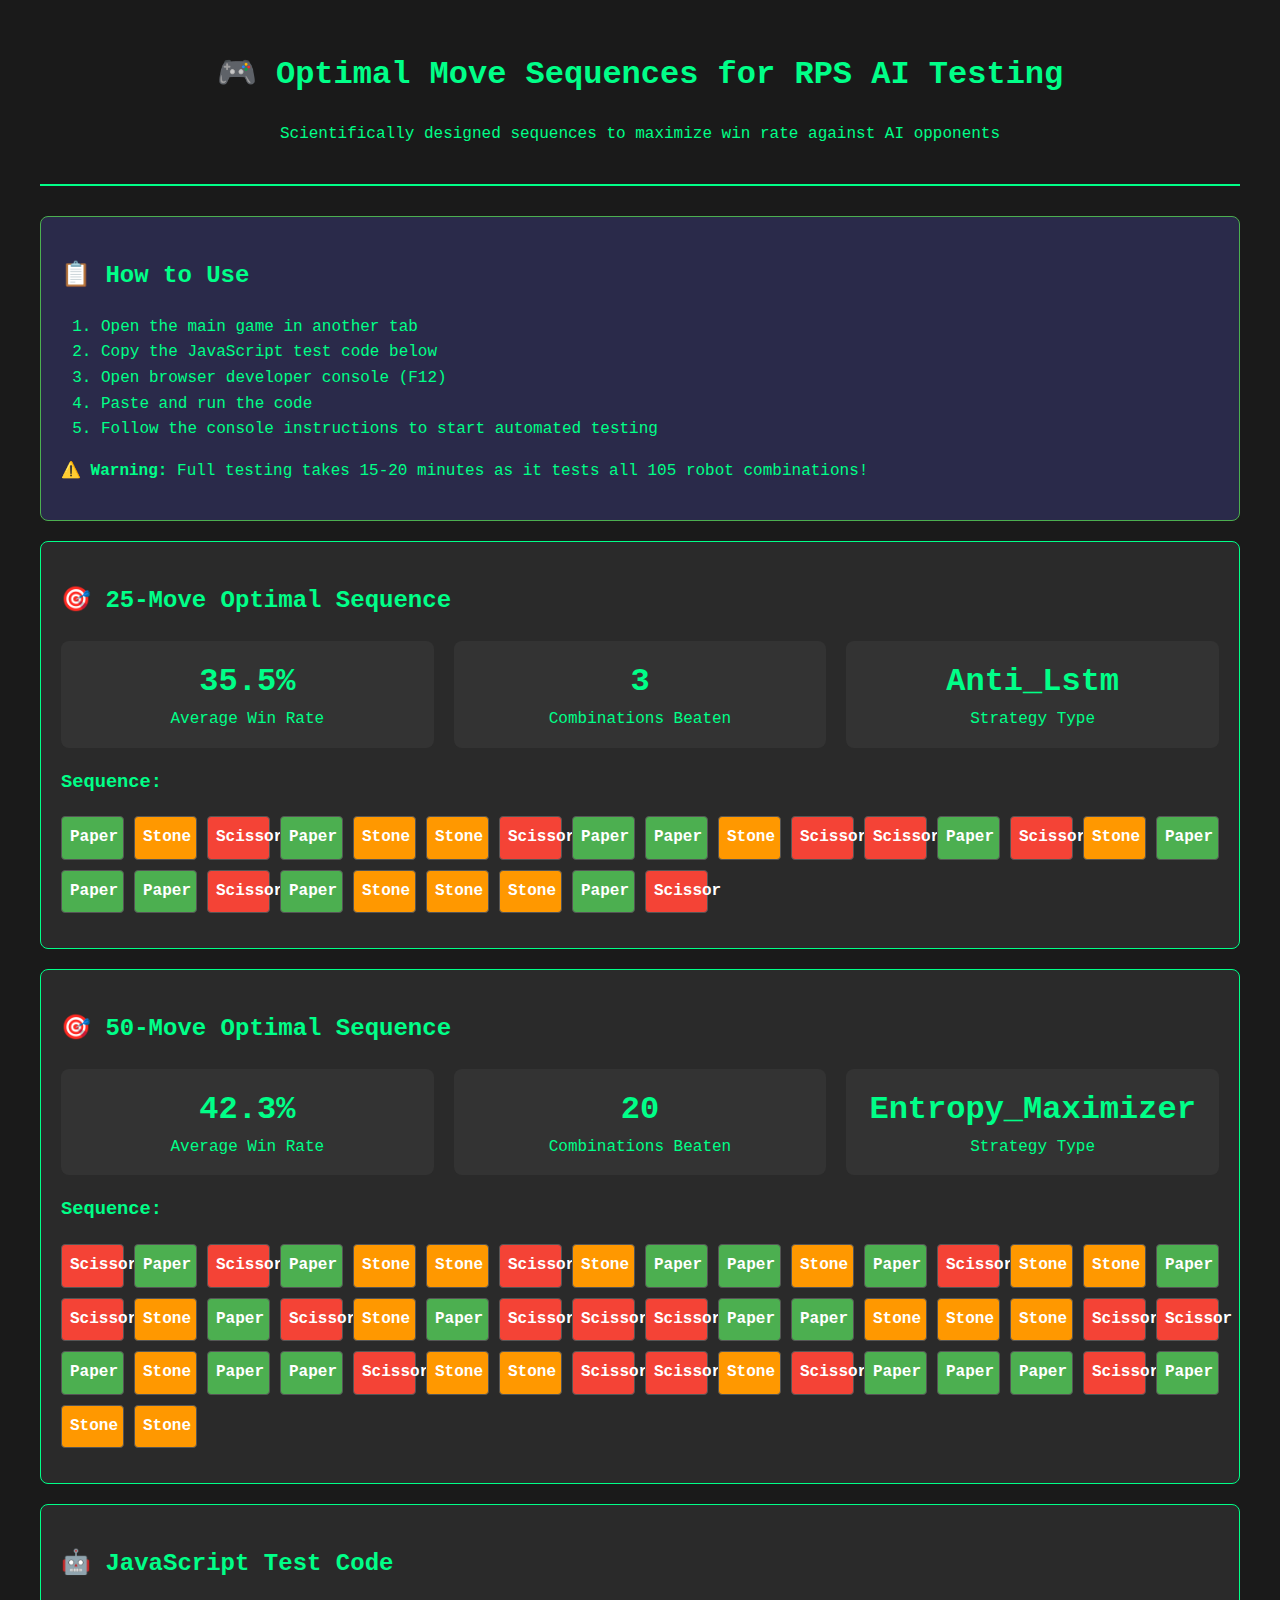
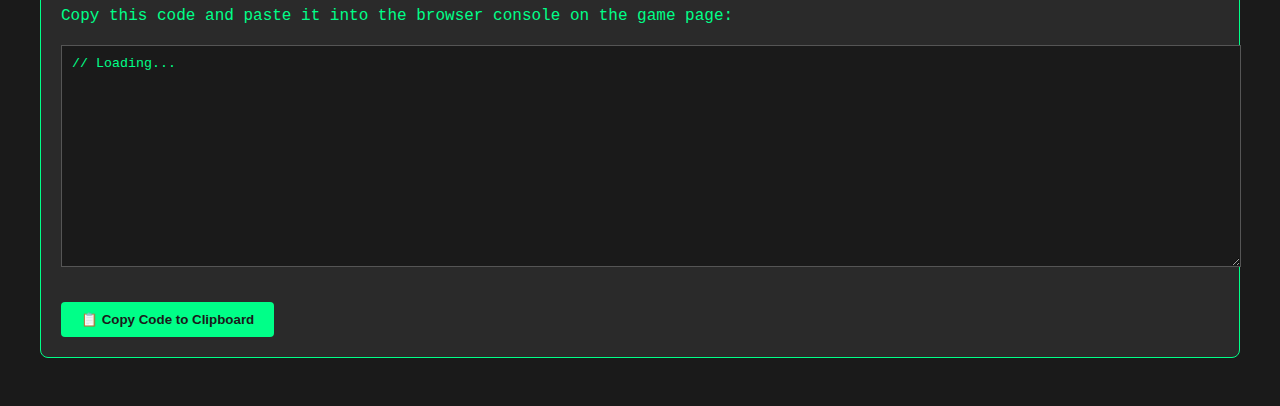
<file: optimal_sequence_test.html>
<!DOCTYPE html>
<html lang="en">
<head>
    <meta charset="UTF-8">
    <meta name="viewport" content="width=device-width, initial-scale=1.0">
    <title>Optimal Sequence Test Results</title>
    <style>
        body {
            font-family: 'Courier New', monospace;
            background: #1a1a1a;
            color: #00ff88;
            padding: 20px;
            line-height: 1.6;
        }
        .container {
            max-width: 1200px;
            margin: 0 auto;
        }
        .header {
            text-align: center;
            border-bottom: 2px solid #00ff88;
            padding-bottom: 20px;
            margin-bottom: 30px;
        }
        .sequence-box {
            background: #2a2a2a;
            border: 1px solid #00ff88;
            border-radius: 8px;
            padding: 20px;
            margin: 20px 0;
        }
        .move-sequence {
            display: grid;
            grid-template-columns: repeat(auto-fit, minmax(60px, 1fr));
            gap: 10px;
            margin: 15px 0;
        }
        .move {
            background: #333;
            border: 1px solid #555;
            border-radius: 4px;
            padding: 8px;
            text-align: center;
            font-weight: bold;
        }
        .move.paper { background: #4CAF50; color: white; }
        .move.stone { background: #FF9800; color: white; }
        .move.scissor { background: #F44336; color: white; }
        .stats {
            display: grid;
            grid-template-columns: repeat(auto-fit, minmax(200px, 1fr));
            gap: 20px;
            margin: 20px 0;
        }
        .stat-card {
            background: #333;
            border-radius: 8px;
            padding: 15px;
            text-align: center;
        }
        .stat-value {
            font-size: 2em;
            font-weight: bold;
            color: #00ff88;
        }
        .instructions {
            background: #2a2a4a;
            border: 1px solid #4CAF50;
            border-radius: 8px;
            padding: 20px;
            margin: 20px 0;
        }
        .copy-button {
            background: #00ff88;
            color: #1a1a1a;
            border: none;
            padding: 10px 20px;
            border-radius: 4px;
            cursor: pointer;
            font-weight: bold;
        }
        .copy-button:hover {
            background: #00cc66;
        }
    </style>
</head>
<body>
    <div class="container">
        <div class="header">
            <h1>🎮 Optimal Move Sequences for RPS AI Testing</h1>
            <p>Scientifically designed sequences to maximize win rate against AI opponents</p>
        </div>
        
        <div class="instructions">
            <h2>📋 How to Use</h2>
            <ol>
                <li>Open the main game in another tab</li>
                <li>Copy the JavaScript test code below</li>
                <li>Open browser developer console (F12)</li>
                <li>Paste and run the code</li>
                <li>Follow the console instructions to start automated testing</li>
            </ol>
            <p><strong>⚠️ Warning:</strong> Full testing takes 15-20 minutes as it tests all 105 robot combinations!</p>
        </div>
        
        <div class="sequence-box">
            <h2>🎯 25-Move Optimal Sequence</h2>
            <div class="stats">
                <div class="stat-card">
                    <div class="stat-value">35.5%</div>
                    <div>Average Win Rate</div>
                </div>
                <div class="stat-card">
                    <div class="stat-value">3</div>
                    <div>Combinations Beaten</div>
                </div>
                <div class="stat-card">
                    <div class="stat-value">Anti_Lstm</div>
                    <div>Strategy Type</div>
                </div>
            </div>
            <h3>Sequence:</h3>
            <div class="move-sequence">
                <div class="move paper">Paper</div> <div class="move stone">Stone</div> <div class="move scissor">Scissor</div> <div class="move paper">Paper</div> <div class="move stone">Stone</div> <div class="move stone">Stone</div> <div class="move scissor">Scissor</div> <div class="move paper">Paper</div> <div class="move paper">Paper</div> <div class="move stone">Stone</div> <div class="move scissor">Scissor</div> <div class="move scissor">Scissor</div> <div class="move paper">Paper</div> <div class="move scissor">Scissor</div> <div class="move stone">Stone</div> <div class="move paper">Paper</div> <div class="move paper">Paper</div> <div class="move paper">Paper</div> <div class="move scissor">Scissor</div> <div class="move paper">Paper</div> <div class="move stone">Stone</div> <div class="move stone">Stone</div> <div class="move stone">Stone</div> <div class="move paper">Paper</div> <div class="move scissor">Scissor</div>
            </div>
        </div>
        
        <div class="sequence-box">
            <h2>🎯 50-Move Optimal Sequence</h2>
            <div class="stats">
                <div class="stat-card">
                    <div class="stat-value">42.3%</div>
                    <div>Average Win Rate</div>
                </div>
                <div class="stat-card">
                    <div class="stat-value">20</div>
                    <div>Combinations Beaten</div>
                </div>
                <div class="stat-card">
                    <div class="stat-value">Entropy_Maximizer</div>
                    <div>Strategy Type</div>
                </div>
            </div>
            <h3>Sequence:</h3>
            <div class="move-sequence">
                <div class="move scissor">Scissor</div> <div class="move paper">Paper</div> <div class="move scissor">Scissor</div> <div class="move paper">Paper</div> <div class="move stone">Stone</div> <div class="move stone">Stone</div> <div class="move scissor">Scissor</div> <div class="move stone">Stone</div> <div class="move paper">Paper</div> <div class="move paper">Paper</div> <div class="move stone">Stone</div> <div class="move paper">Paper</div> <div class="move scissor">Scissor</div> <div class="move stone">Stone</div> <div class="move stone">Stone</div> <div class="move paper">Paper</div> <div class="move scissor">Scissor</div> <div class="move stone">Stone</div> <div class="move paper">Paper</div> <div class="move scissor">Scissor</div> <div class="move stone">Stone</div> <div class="move paper">Paper</div> <div class="move scissor">Scissor</div> <div class="move scissor">Scissor</div> <div class="move scissor">Scissor</div> <div class="move paper">Paper</div> <div class="move paper">Paper</div> <div class="move stone">Stone</div> <div class="move stone">Stone</div> <div class="move stone">Stone</div> <div class="move scissor">Scissor</div> <div class="move scissor">Scissor</div> <div class="move paper">Paper</div> <div class="move stone">Stone</div> <div class="move paper">Paper</div> <div class="move paper">Paper</div> <div class="move scissor">Scissor</div> <div class="move stone">Stone</div> <div class="move stone">Stone</div> <div class="move scissor">Scissor</div> <div class="move scissor">Scissor</div> <div class="move stone">Stone</div> <div class="move scissor">Scissor</div> <div class="move paper">Paper</div> <div class="move paper">Paper</div> <div class="move paper">Paper</div> <div class="move scissor">Scissor</div> <div class="move paper">Paper</div> <div class="move stone">Stone</div> <div class="move stone">Stone</div>
            </div>
        </div>
        
        <div class="sequence-box">
            <h2>🤖 JavaScript Test Code</h2>
            <p>Copy this code and paste it into the browser console on the game page:</p>
            <textarea id="jsCode" style="width: 100%; height: 200px; background: #1a1a1a; color: #00ff88; border: 1px solid #555; padding: 10px; font-family: monospace;">// Loading...</textarea>
            <br><br>
            <button class="copy-button" onclick="copyCode()">📋 Copy Code to Clipboard</button>
        </div>
    </div>
    
    <script>
        // Load the JavaScript code
        document.getElementById('jsCode').value = `
// Automated Visual Test for Optimal Move Sequences
// Copy and paste this into the browser console while on the game page

class OptimalSequenceTester {
    constructor() {
        this.sequences = {
        "25_moves": {
                "name": "anti_lstm",
                "sequence": [
                        "paper",
                        "stone",
                        "scissor",
                        "paper",
                        "stone",
                        "stone",
                        "scissor",
                        "paper",
                        "paper",
                        "stone",
                        "scissor",
                        "scissor",
                        "paper",
                        "scissor",
                        "stone",
                        "paper",
                        "paper",
                        "paper",
                        "scissor",
                        "paper",
                        "stone",
                        "stone",
                        "stone",
                        "paper",
                        "scissor"
                ],
                "avg_win_rate": 35.46666666666667,
                "beats_count": 3
        },
        "50_moves": {
                "name": "entropy_maximizer",
                "sequence": [
                        "scissor",
                        "paper",
                        "scissor",
                        "paper",
                        "stone",
                        "stone",
                        "scissor",
                        "stone",
                        "paper",
                        "paper",
                        "stone",
                        "paper",
                        "scissor",
                        "stone",
                        "stone",
                        "paper",
                        "scissor",
                        "stone",
                        "paper",
                        "scissor",
                        "stone",
                        "paper",
                        "scissor",
                        "scissor",
                        "scissor",
                        "paper",
                        "paper",
                        "stone",
                        "stone",
                        "stone",
                        "scissor",
                        "scissor",
                        "paper",
                        "stone",
                        "paper",
                        "paper",
                        "scissor",
                        "stone",
                        "stone",
                        "scissor",
                        "scissor",
                        "stone",
                        "scissor",
                        "paper",
                        "paper",
                        "paper",
                        "scissor",
                        "paper",
                        "stone",
                        "stone"
                ],
                "avg_win_rate": 42.34285714285714,
                "beats_count": 20
        }
};
        this.robotCombinations = [
        {
                "difficulty": "random",
                "strategy": "balanced",
                "personality": "neutral",
                "name": "Random Balanced Neutral"
        },
        {
                "difficulty": "random",
                "strategy": "balanced",
                "personality": "berserker",
                "name": "Random Balanced Berserker"
        },
        {
                "difficulty": "random",
                "strategy": "balanced",
                "personality": "guardian",
                "name": "Random Balanced Guardian"
        },
        {
                "difficulty": "random",
                "strategy": "balanced",
                "personality": "chameleon",
                "name": "Random Balanced Chameleon"
        },
        {
                "difficulty": "random",
                "strategy": "balanced",
                "personality": "professor",
                "name": "Random Balanced Professor"
        },
        {
                "difficulty": "random",
                "strategy": "balanced",
                "personality": "wildcard",
                "name": "Random Balanced Wildcard"
        },
        {
                "difficulty": "random",
                "strategy": "balanced",
                "personality": "mirror",
                "name": "Random Balanced Mirror"
        },
        {
                "difficulty": "random",
                "strategy": "to_win",
                "personality": "neutral",
                "name": "Random To Win Neutral"
        },
        {
                "difficulty": "random",
                "strategy": "to_win",
                "personality": "berserker",
                "name": "Random To Win Berserker"
        },
        {
                "difficulty": "random",
                "strategy": "to_win",
                "personality": "guardian",
                "name": "Random To Win Guardian"
        },
        {
                "difficulty": "random",
                "strategy": "to_win",
                "personality": "chameleon",
                "name": "Random To Win Chameleon"
        },
        {
                "difficulty": "random",
                "strategy": "to_win",
                "personality": "professor",
                "name": "Random To Win Professor"
        },
        {
                "difficulty": "random",
                "strategy": "to_win",
                "personality": "wildcard",
                "name": "Random To Win Wildcard"
        },
        {
                "difficulty": "random",
                "strategy": "to_win",
                "personality": "mirror",
                "name": "Random To Win Mirror"
        },
        {
                "difficulty": "random",
                "strategy": "not_to_lose",
                "personality": "neutral",
                "name": "Random Not To Lose Neutral"
        },
        {
                "difficulty": "random",
                "strategy": "not_to_lose",
                "personality": "berserker",
                "name": "Random Not To Lose Berserker"
        },
        {
                "difficulty": "random",
                "strategy": "not_to_lose",
                "personality": "guardian",
                "name": "Random Not To Lose Guardian"
        },
        {
                "difficulty": "random",
                "strategy": "not_to_lose",
                "personality": "chameleon",
                "name": "Random Not To Lose Chameleon"
        },
        {
                "difficulty": "random",
                "strategy": "not_to_lose",
                "personality": "professor",
                "name": "Random Not To Lose Professor"
        },
        {
                "difficulty": "random",
                "strategy": "not_to_lose",
                "personality": "wildcard",
                "name": "Random Not To Lose Wildcard"
        },
        {
                "difficulty": "random",
                "strategy": "not_to_lose",
                "personality": "mirror",
                "name": "Random Not To Lose Mirror"
        },
        {
                "difficulty": "frequency",
                "strategy": "balanced",
                "personality": "neutral",
                "name": "Frequency Balanced Neutral"
        },
        {
                "difficulty": "frequency",
                "strategy": "balanced",
                "personality": "berserker",
                "name": "Frequency Balanced Berserker"
        },
        {
                "difficulty": "frequency",
                "strategy": "balanced",
                "personality": "guardian",
                "name": "Frequency Balanced Guardian"
        },
        {
                "difficulty": "frequency",
                "strategy": "balanced",
                "personality": "chameleon",
                "name": "Frequency Balanced Chameleon"
        },
        {
                "difficulty": "frequency",
                "strategy": "balanced",
                "personality": "professor",
                "name": "Frequency Balanced Professor"
        },
        {
                "difficulty": "frequency",
                "strategy": "balanced",
                "personality": "wildcard",
                "name": "Frequency Balanced Wildcard"
        },
        {
                "difficulty": "frequency",
                "strategy": "balanced",
                "personality": "mirror",
                "name": "Frequency Balanced Mirror"
        },
        {
                "difficulty": "frequency",
                "strategy": "to_win",
                "personality": "neutral",
                "name": "Frequency To Win Neutral"
        },
        {
                "difficulty": "frequency",
                "strategy": "to_win",
                "personality": "berserker",
                "name": "Frequency To Win Berserker"
        },
        {
                "difficulty": "frequency",
                "strategy": "to_win",
                "personality": "guardian",
                "name": "Frequency To Win Guardian"
        },
        {
                "difficulty": "frequency",
                "strategy": "to_win",
                "personality": "chameleon",
                "name": "Frequency To Win Chameleon"
        },
        {
                "difficulty": "frequency",
                "strategy": "to_win",
                "personality": "professor",
                "name": "Frequency To Win Professor"
        },
        {
                "difficulty": "frequency",
                "strategy": "to_win",
                "personality": "wildcard",
                "name": "Frequency To Win Wildcard"
        },
        {
                "difficulty": "frequency",
                "strategy": "to_win",
                "personality": "mirror",
                "name": "Frequency To Win Mirror"
        },
        {
                "difficulty": "frequency",
                "strategy": "not_to_lose",
                "personality": "neutral",
                "name": "Frequency Not To Lose Neutral"
        },
        {
                "difficulty": "frequency",
                "strategy": "not_to_lose",
                "personality": "berserker",
                "name": "Frequency Not To Lose Berserker"
        },
        {
                "difficulty": "frequency",
                "strategy": "not_to_lose",
                "personality": "guardian",
                "name": "Frequency Not To Lose Guardian"
        },
        {
                "difficulty": "frequency",
                "strategy": "not_to_lose",
                "personality": "chameleon",
                "name": "Frequency Not To Lose Chameleon"
        },
        {
                "difficulty": "frequency",
                "strategy": "not_to_lose",
                "personality": "professor",
                "name": "Frequency Not To Lose Professor"
        },
        {
                "difficulty": "frequency",
                "strategy": "not_to_lose",
                "personality": "wildcard",
                "name": "Frequency Not To Lose Wildcard"
        },
        {
                "difficulty": "frequency",
                "strategy": "not_to_lose",
                "personality": "mirror",
                "name": "Frequency Not To Lose Mirror"
        },
        {
                "difficulty": "markov",
                "strategy": "balanced",
                "personality": "neutral",
                "name": "Markov Balanced Neutral"
        },
        {
                "difficulty": "markov",
                "strategy": "balanced",
                "personality": "berserker",
                "name": "Markov Balanced Berserker"
        },
        {
                "difficulty": "markov",
                "strategy": "balanced",
                "personality": "guardian",
                "name": "Markov Balanced Guardian"
        },
        {
                "difficulty": "markov",
                "strategy": "balanced",
                "personality": "chameleon",
                "name": "Markov Balanced Chameleon"
        },
        {
                "difficulty": "markov",
                "strategy": "balanced",
                "personality": "professor",
                "name": "Markov Balanced Professor"
        },
        {
                "difficulty": "markov",
                "strategy": "balanced",
                "personality": "wildcard",
                "name": "Markov Balanced Wildcard"
        },
        {
                "difficulty": "markov",
                "strategy": "balanced",
                "personality": "mirror",
                "name": "Markov Balanced Mirror"
        },
        {
                "difficulty": "markov",
                "strategy": "to_win",
                "personality": "neutral",
                "name": "Markov To Win Neutral"
        },
        {
                "difficulty": "markov",
                "strategy": "to_win",
                "personality": "berserker",
                "name": "Markov To Win Berserker"
        },
        {
                "difficulty": "markov",
                "strategy": "to_win",
                "personality": "guardian",
                "name": "Markov To Win Guardian"
        },
        {
                "difficulty": "markov",
                "strategy": "to_win",
                "personality": "chameleon",
                "name": "Markov To Win Chameleon"
        },
        {
                "difficulty": "markov",
                "strategy": "to_win",
                "personality": "professor",
                "name": "Markov To Win Professor"
        },
        {
                "difficulty": "markov",
                "strategy": "to_win",
                "personality": "wildcard",
                "name": "Markov To Win Wildcard"
        },
        {
                "difficulty": "markov",
                "strategy": "to_win",
                "personality": "mirror",
                "name": "Markov To Win Mirror"
        },
        {
                "difficulty": "markov",
                "strategy": "not_to_lose",
                "personality": "neutral",
                "name": "Markov Not To Lose Neutral"
        },
        {
                "difficulty": "markov",
                "strategy": "not_to_lose",
                "personality": "berserker",
                "name": "Markov Not To Lose Berserker"
        },
        {
                "difficulty": "markov",
                "strategy": "not_to_lose",
                "personality": "guardian",
                "name": "Markov Not To Lose Guardian"
        },
        {
                "difficulty": "markov",
                "strategy": "not_to_lose",
                "personality": "chameleon",
                "name": "Markov Not To Lose Chameleon"
        },
        {
                "difficulty": "markov",
                "strategy": "not_to_lose",
                "personality": "professor",
                "name": "Markov Not To Lose Professor"
        },
        {
                "difficulty": "markov",
                "strategy": "not_to_lose",
                "personality": "wildcard",
                "name": "Markov Not To Lose Wildcard"
        },
        {
                "difficulty": "markov",
                "strategy": "not_to_lose",
                "personality": "mirror",
                "name": "Markov Not To Lose Mirror"
        },
        {
                "difficulty": "enhanced",
                "strategy": "balanced",
                "personality": "neutral",
                "name": "Enhanced Balanced Neutral"
        },
        {
                "difficulty": "enhanced",
                "strategy": "balanced",
                "personality": "berserker",
                "name": "Enhanced Balanced Berserker"
        },
        {
                "difficulty": "enhanced",
                "strategy": "balanced",
                "personality": "guardian",
                "name": "Enhanced Balanced Guardian"
        },
        {
                "difficulty": "enhanced",
                "strategy": "balanced",
                "personality": "chameleon",
                "name": "Enhanced Balanced Chameleon"
        },
        {
                "difficulty": "enhanced",
                "strategy": "balanced",
                "personality": "professor",
                "name": "Enhanced Balanced Professor"
        },
        {
                "difficulty": "enhanced",
                "strategy": "balanced",
                "personality": "wildcard",
                "name": "Enhanced Balanced Wildcard"
        },
        {
                "difficulty": "enhanced",
                "strategy": "balanced",
                "personality": "mirror",
                "name": "Enhanced Balanced Mirror"
        },
        {
                "difficulty": "enhanced",
                "strategy": "to_win",
                "personality": "neutral",
                "name": "Enhanced To Win Neutral"
        },
        {
                "difficulty": "enhanced",
                "strategy": "to_win",
                "personality": "berserker",
                "name": "Enhanced To Win Berserker"
        },
        {
                "difficulty": "enhanced",
                "strategy": "to_win",
                "personality": "guardian",
                "name": "Enhanced To Win Guardian"
        },
        {
                "difficulty": "enhanced",
                "strategy": "to_win",
                "personality": "chameleon",
                "name": "Enhanced To Win Chameleon"
        },
        {
                "difficulty": "enhanced",
                "strategy": "to_win",
                "personality": "professor",
                "name": "Enhanced To Win Professor"
        },
        {
                "difficulty": "enhanced",
                "strategy": "to_win",
                "personality": "wildcard",
                "name": "Enhanced To Win Wildcard"
        },
        {
                "difficulty": "enhanced",
                "strategy": "to_win",
                "personality": "mirror",
                "name": "Enhanced To Win Mirror"
        },
        {
                "difficulty": "enhanced",
                "strategy": "not_to_lose",
                "personality": "neutral",
                "name": "Enhanced Not To Lose Neutral"
        },
        {
                "difficulty": "enhanced",
                "strategy": "not_to_lose",
                "personality": "berserker",
                "name": "Enhanced Not To Lose Berserker"
        },
        {
                "difficulty": "enhanced",
                "strategy": "not_to_lose",
                "personality": "guardian",
                "name": "Enhanced Not To Lose Guardian"
        },
        {
                "difficulty": "enhanced",
                "strategy": "not_to_lose",
                "personality": "chameleon",
                "name": "Enhanced Not To Lose Chameleon"
        },
        {
                "difficulty": "enhanced",
                "strategy": "not_to_lose",
                "personality": "professor",
                "name": "Enhanced Not To Lose Professor"
        },
        {
                "difficulty": "enhanced",
                "strategy": "not_to_lose",
                "personality": "wildcard",
                "name": "Enhanced Not To Lose Wildcard"
        },
        {
                "difficulty": "enhanced",
                "strategy": "not_to_lose",
                "personality": "mirror",
                "name": "Enhanced Not To Lose Mirror"
        },
        {
                "difficulty": "lstm",
                "strategy": "balanced",
                "personality": "neutral",
                "name": "Lstm Balanced Neutral"
        },
        {
                "difficulty": "lstm",
                "strategy": "balanced",
                "personality": "berserker",
                "name": "Lstm Balanced Berserker"
        },
        {
                "difficulty": "lstm",
                "strategy": "balanced",
                "personality": "guardian",
                "name": "Lstm Balanced Guardian"
        },
        {
                "difficulty": "lstm",
                "strategy": "balanced",
                "personality": "chameleon",
                "name": "Lstm Balanced Chameleon"
        },
        {
                "difficulty": "lstm",
                "strategy": "balanced",
                "personality": "professor",
                "name": "Lstm Balanced Professor"
        },
        {
                "difficulty": "lstm",
                "strategy": "balanced",
                "personality": "wildcard",
                "name": "Lstm Balanced Wildcard"
        },
        {
                "difficulty": "lstm",
                "strategy": "balanced",
                "personality": "mirror",
                "name": "Lstm Balanced Mirror"
        },
        {
                "difficulty": "lstm",
                "strategy": "to_win",
                "personality": "neutral",
                "name": "Lstm To Win Neutral"
        },
        {
                "difficulty": "lstm",
                "strategy": "to_win",
                "personality": "berserker",
                "name": "Lstm To Win Berserker"
        },
        {
                "difficulty": "lstm",
                "strategy": "to_win",
                "personality": "guardian",
                "name": "Lstm To Win Guardian"
        },
        {
                "difficulty": "lstm",
                "strategy": "to_win",
                "personality": "chameleon",
                "name": "Lstm To Win Chameleon"
        },
        {
                "difficulty": "lstm",
                "strategy": "to_win",
                "personality": "professor",
                "name": "Lstm To Win Professor"
        },
        {
                "difficulty": "lstm",
                "strategy": "to_win",
                "personality": "wildcard",
                "name": "Lstm To Win Wildcard"
        },
        {
                "difficulty": "lstm",
                "strategy": "to_win",
                "personality": "mirror",
                "name": "Lstm To Win Mirror"
        },
        {
                "difficulty": "lstm",
                "strategy": "not_to_lose",
                "personality": "neutral",
                "name": "Lstm Not To Lose Neutral"
        },
        {
                "difficulty": "lstm",
                "strategy": "not_to_lose",
                "personality": "berserker",
                "name": "Lstm Not To Lose Berserker"
        },
        {
                "difficulty": "lstm",
                "strategy": "not_to_lose",
                "personality": "guardian",
                "name": "Lstm Not To Lose Guardian"
        },
        {
                "difficulty": "lstm",
                "strategy": "not_to_lose",
                "personality": "chameleon",
                "name": "Lstm Not To Lose Chameleon"
        },
        {
                "difficulty": "lstm",
                "strategy": "not_to_lose",
                "personality": "professor",
                "name": "Lstm Not To Lose Professor"
        },
        {
                "difficulty": "lstm",
                "strategy": "not_to_lose",
                "personality": "wildcard",
                "name": "Lstm Not To Lose Wildcard"
        },
        {
                "difficulty": "lstm",
                "strategy": "not_to_lose",
                "personality": "mirror",
                "name": "Lstm Not To Lose Mirror"
        }
];
        this.currentTest = 0;
        this.results = [];
        this.testDelay = 500; // ms between moves
        this.comboDelay = 2000; // ms between robot combinations
    }
    
    async startTest(gameLength = 25) {
        console.log(\`🎮 Starting automated test with ${gameLength}-move sequences\`);
        
        const sequenceKey = \`${gameLength}_moves\`;
        if (!this.sequences[sequenceKey]) {
            console.error(\`No sequence found for ${gameLength} moves\`);
            return;
        }
        
        const optimalSequence = this.sequences[sequenceKey];
        console.log(\`📊 Testing sequence: ${optimalSequence.name}\`);
        console.log(\`🎯 Expected average win rate: ${optimalSequence.avg_win_rate.toFixed(1)}%\`);
        
        // Test against all robot combinations
        for (let i = 0; i < this.robotCombinations.length; i++) {
            const combo = this.robotCombinations[i];
            console.log(\`\n🤖 Testing against: ${combo.name} (${i + 1}/${this.robotCombinations.length})\`);
            
            const result = await this.testSequenceAgainstCombo(optimalSequence.sequence, combo);
            this.results.push({
                combo: combo,
                result: result,
                sequence_name: optimalSequence.name
            });
            
            // Add delay between combinations
            if (i < this.robotCombinations.length - 1) {
                await this.delay(this.comboDelay);
            }
        }
        
        this.displayFinalResults(gameLength);
    }
    
    async testSequenceAgainstCombo(sequence, combo) {
        // Set robot configuration
        this.setRobotConfiguration(combo);
        
        // Reset game first
        await this.resetGame();
        
        // Track results
        let wins = {human: 0, robot: 0, tie: 0};
        
        // Play the sequence
        for (let i = 0; i < sequence.length; i++) {
            const move = sequence[i];
            console.log(\`  Move ${i + 1}/${sequence.length}: Playing ${move}\`);
            
            const result = await this.playMove(move);
            if (result) {
                wins[result]++;
            }
            
            // Small delay between moves for visual effect
            await this.delay(this.testDelay);
        }
        
        const totalMoves = wins.human + wins.robot + wins.tie;
        const winRate = totalMoves > 0 ? (wins.human / totalMoves) * 100 : 0;
        
        console.log(\`  Results: ${wins.human}W-${wins.robot}L-${wins.tie}T (${winRate.toFixed(1)}% win rate)\`);
        
        return {
            wins: wins,
            winRate: winRate,
            totalMoves: totalMoves
        };
    }
    
    setRobotConfiguration(combo) {
        // Set difficulty
        const difficultySelect = document.getElementById('difficulty');
        if (difficultySelect) {
            difficultySelect.value = combo.difficulty;
            setDifficulty();
        }
        
        // Set strategy
        const strategySelect = document.getElementById('strategy');
        if (strategySelect) {
            strategySelect.value = combo.strategy;
            setStrategy();
        }
        
        // Set personality
        const personalitySelect = document.getElementById('personality');
        if (personalitySelect) {
            personalitySelect.value = combo.personality;
            setPersonality();
        }
        
        console.log(\`  🔧 Robot configured: ${combo.difficulty} + ${combo.strategy} + ${combo.personality}\`);
    }
    
    async resetGame() {
        return new Promise((resolve) => {
            if (typeof resetGame === 'function') {
                resetGame();
                setTimeout(resolve, 1000); // Wait for reset to complete
            } else {
                // Fallback: reload page
                location.reload();
            }
        });
    }
    
    async playMove(move) {
        return new Promise((resolve) => {
            if (typeof submitMove === 'function') {
                // Store original updateUI to capture results
                const originalUpdateUI = window.updateUI;
                let moveResult = null;
                
                window.updateUI = function(data) {
                    // Call original function
                    originalUpdateUI.call(this, data);
                    
                    // Capture result
                    if (data && data.result) {
                        moveResult = Array.isArray(data.result) ? data.result[0] : data.result;
                    }
                    
                    // Restore original function
                    window.updateUI = originalUpdateUI;
                    
                    resolve(moveResult);
                };
                
                // Submit the move
                submitMove(move);
            } else {
                console.error('submitMove function not found');
                resolve(null);
            }
        });
    }
    
    displayFinalResults(gameLength) {
        console.log(\`\n\` + \`=\`.repeat(80));
        console.log(\`📈 FINAL TEST RESULTS FOR ${gameLength}-MOVE SEQUENCE\`);
        console.log(\`=\`.repeat(80));
        
        // Calculate overall statistics
        const totalTests = this.results.length;
        const avgWinRate = this.results.reduce((sum, r) => sum + r.result.winRate, 0) / totalTests;
        const beatsCount = this.results.filter(r => r.result.winRate > 50).length;
        
        console.log(\`🎯 Overall Performance:\`);
        console.log(\`   Average Win Rate: ${avgWinRate.toFixed(1)}%\`);
        console.log(\`   Beats: ${beatsCount}/${totalTests} combinations (${(beatsCount/totalTests*100).toFixed(1)}%)\`);
        
        // Find best and worst performing combinations
        const sortedResults = [...this.results].sort((a, b) => b.result.winRate - a.result.winRate);
        
        console.log(\`\n🏆 BEST PERFORMING AGAINST:\`);
        for (let i = 0; i < Math.min(5, sortedResults.length); i++) {
            const r = sortedResults[i];
            console.log(\`   ${i + 1}. ${r.combo.name}: ${r.result.winRate.toFixed(1)}% win rate\`);
        }
        
        console.log(\`\n🛡️ WORST PERFORMING AGAINST:\`);
        for (let i = 0; i < Math.min(5, sortedResults.length); i++) {
            const r = sortedResults[sortedResults.length - 1 - i];
            console.log(\`   ${i + 1}. ${r.combo.name}: ${r.result.winRate.toFixed(1)}% win rate\`);
        }
        
        // Create downloadable results
        this.createDownloadableResults(gameLength);
    }
    
    createDownloadableResults(gameLength) {
        const resultsData = {
            gameLength: gameLength,
            sequenceName: this.results[0]?.sequence_name || 'unknown',
            timestamp: new Date().toISOString(),
            summary: {
                totalTests: this.results.length,
                avgWinRate: this.results.reduce((sum, r) => sum + r.result.winRate, 0) / this.results.length,
                beatsCount: this.results.filter(r => r.result.winRate > 50).length
            },
            detailedResults: this.results
        };
        
        const dataStr = JSON.stringify(resultsData, null, 2);
        const dataBlob = new Blob([dataStr], {type: 'application/json'});
        const url = URL.createObjectURL(dataBlob);
        
        const a = document.createElement('a');
        a.href = url;
        a.download = \`optimal_sequence_test_results_${gameLength}moves_${Date.now()}.json\`;
        a.style.display = 'none';
        document.body.appendChild(a);
        a.click();
        document.body.removeChild(a);
        URL.revokeObjectURL(url);
        
        console.log(\`\n💾 Results saved to download file\`);
    }
    
    delay(ms) {
        return new Promise(resolve => setTimeout(resolve, ms));
    }
}

// Create and expose the tester
window.optimalTester = new OptimalSequenceTester();

// Usage instructions
console.log(\`
🎮 OPTIMAL SEQUENCE TESTER LOADED!

To run the test:
1. Make sure you're on the game page
2. Run one of these commands:
   
   // Test 25-move sequence
   optimalTester.startTest(25);
   
   // Test 50-move sequence  
   optimalTester.startTest(50);

The test will automatically:
- Configure each robot combination
- Play the optimal sequence
- Track results with visual feedback
- Generate a comprehensive report
- Download detailed results as JSON

⚠️  Warning: This will take about 15-20 minutes to complete all 105 combinations!
\`);
`;
        
        function copyCode() {
            const textarea = document.getElementById('jsCode');
            textarea.select();
            document.execCommand('copy');
            alert('✅ Code copied to clipboard!');
        }
    </script>
</body>
</html>
</file>
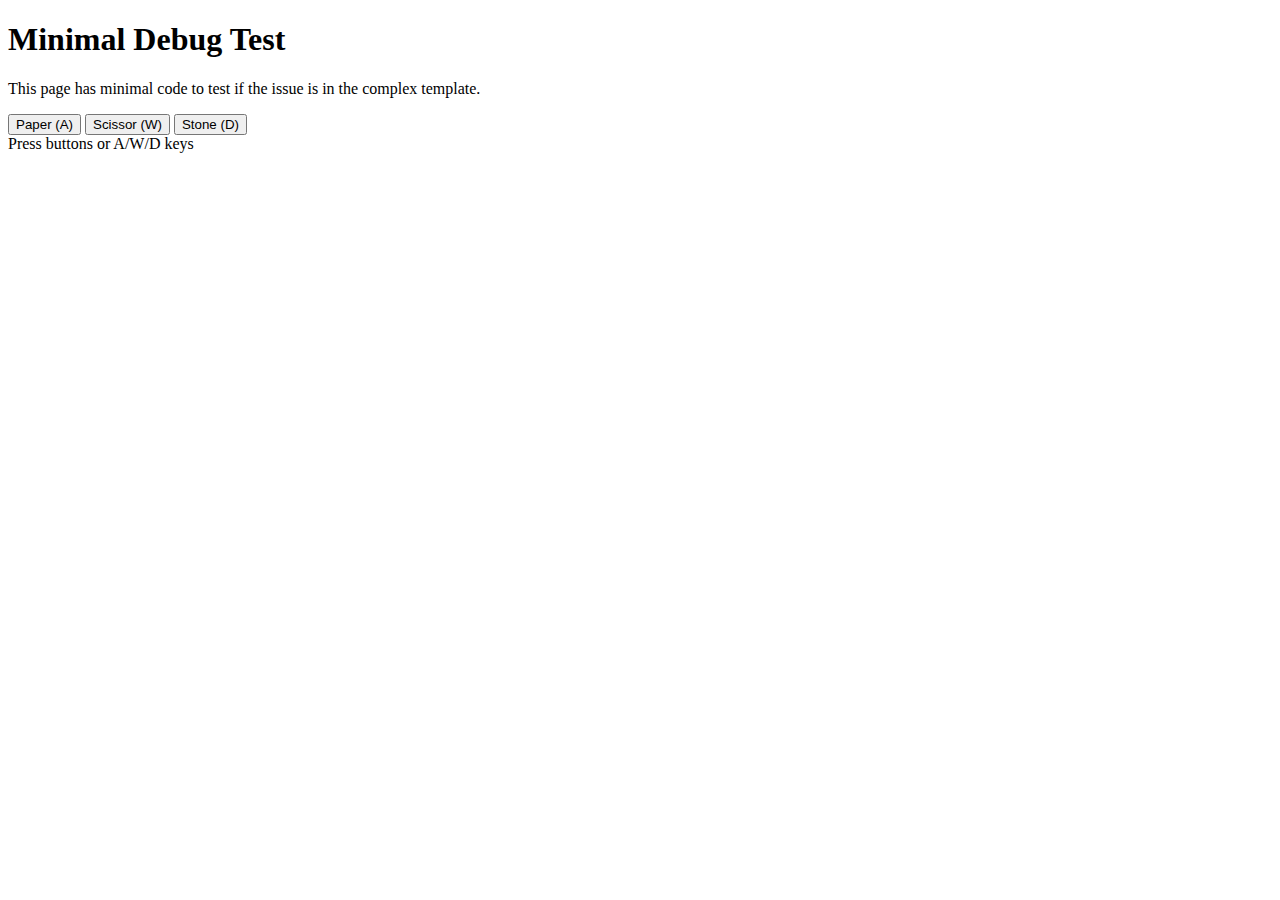
<file: webapp/templates/minimal_debug.html>
<!DOCTYPE html>
<html>
<head>
    <title>Minimal Debug Page</title>
</head>
<body>
    <h1>Minimal Debug Test</h1>
    <p>This page has minimal code to test if the issue is in the complex template.</p>
    
    <div>
        <button onclick="testMove('paper')" id="move-paper">Paper (A)</button>
        <button onclick="testMove('scissor')" id="move-scissor">Scissor (W)</button>
        <button onclick="testMove('stone')" id="move-stone">Stone (D)</button>
    </div>
    
    <div id="result">Press buttons or A/W/D keys</div>
    
    <script>
        console.log('Minimal page script loaded');
        
        document.addEventListener('keydown', function(e) {
            console.log('Key pressed:', e.key);
            if (e.key === 'a') testMove('paper');
            if (e.key === 'w') testMove('scissor');
            if (e.key === 'd') testMove('stone');
        });
        
        function testMove(move) {
            console.log('testMove called:', move);
            document.getElementById('result').textContent = 'Testing move: ' + move;
            
            fetch('/play', {
                method: 'POST',
                headers: {'Content-Type': 'application/json'},
                body: JSON.stringify({move: move, difficulty: 'enhanced', multiplayer: false})
            })
            .then(res => res.json())
            .then(data => {
                console.log('Success:', data);
                document.getElementById('result').innerHTML = 
                    'Round ' + data.round + ': You=' + move + ', Computer=' + data.robot_move + 
                    ', Result=' + data.result;
            })
            .catch(err => {
                console.error('Error:', err);
                document.getElementById('result').textContent = 'Error: ' + err.message;
            });
        }
        
        console.log('Minimal page ready');
    </script>
</body>
</html>
</file>
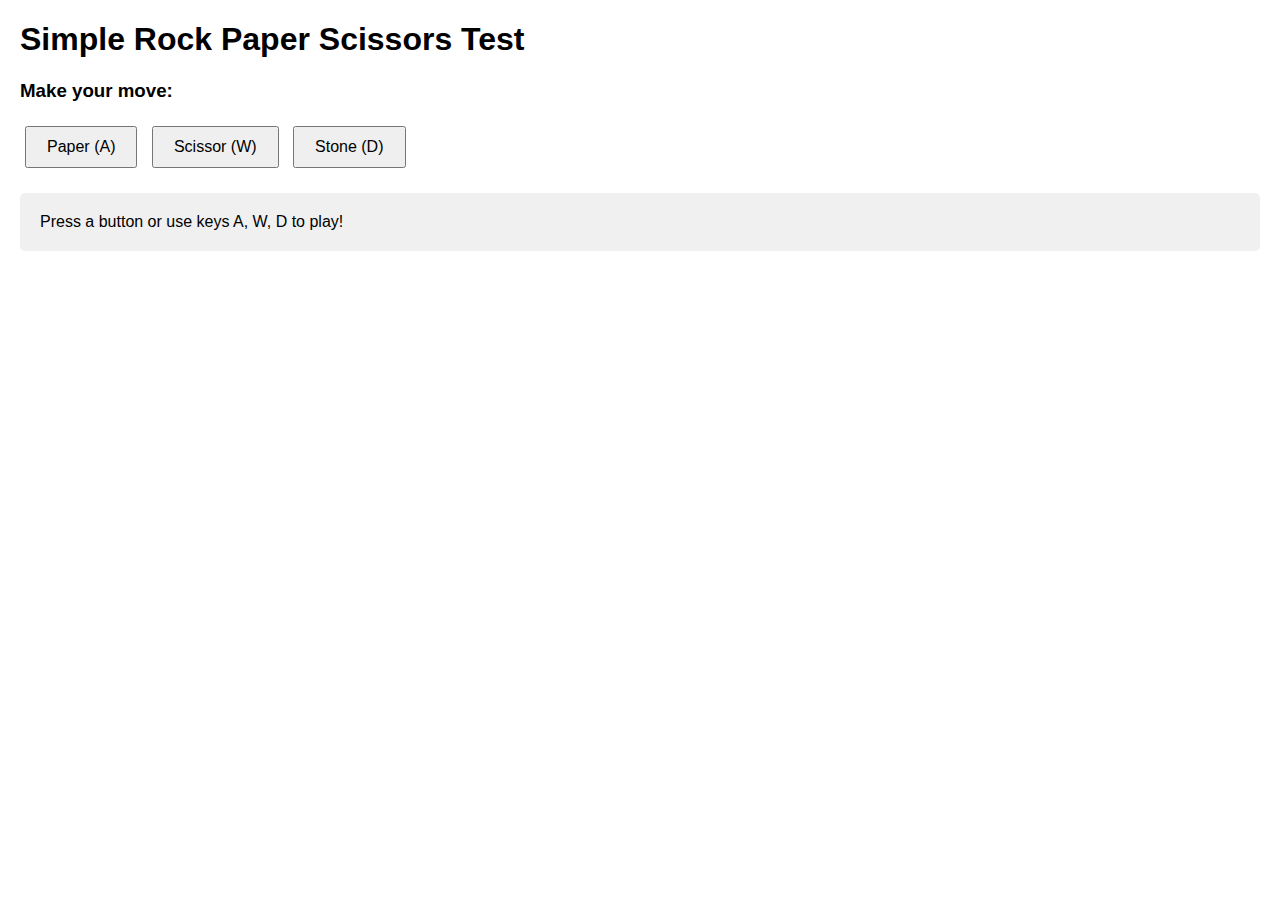
<file: webapp/templates/test_simple.html>
<!DOCTYPE html>
<html>
<head>
    <title>Simple RPS Test</title>
    <style>
        body { font-family: Arial, sans-serif; margin: 20px; }
        button { padding: 10px 20px; margin: 5px; font-size: 16px; cursor: pointer; }
        .result { margin: 20px 0; padding: 20px; background: #f0f0f0; border-radius: 5px; }
    </style>
</head>
<body>
    <h1>Simple Rock Paper Scissors Test</h1>
    
    <div>
        <h3>Make your move:</h3>
        <button onclick="makeMove('paper')" id="move-paper">Paper (A)</button>
        <button onclick="makeMove('scissor')" id="move-scissor">Scissor (W)</button>
        <button onclick="makeMove('stone')" id="move-stone">Stone (D)</button>
    </div>
    
    <div id="result" class="result">
        Press a button or use keys A, W, D to play!
    </div>
    
    <script>
        // Add keyboard support
        document.addEventListener('keydown', function(e) {
            console.log('Key pressed:', e.key);
            if (e.key === 'a') makeMove('paper');
            if (e.key === 'w') makeMove('scissor');
            if (e.key === 'd') makeMove('stone');
        });
        
        function makeMove(move) {
            console.log('Making move:', move);
            document.getElementById('result').innerHTML = 'Making move: ' + move + '...';
            
            fetch('/play', {
                method: 'POST',
                headers: {
                    'Content-Type': 'application/json',
                },
                body: JSON.stringify({
                    move: move,
                    difficulty: 'enhanced',
                    multiplayer: false
                })
            })
            .then(response => {
                console.log('Response received:', response);
                return response.json();
            })
            .then(data => {
                console.log('Data received:', data);
                document.getElementById('result').innerHTML = 
                    '<h3>Round ' + data.round + '</h3>' +
                    '<p>You: ' + move + ' | Computer: ' + data.robot_move + '</p>' +
                    '<p>Result: ' + data.result + '</p>' +
                    '<p>Score - You: ' + data.stats.human_win + ' | Computer: ' + data.stats.robot_win + '</p>';
            })
            .catch(error => {
                console.error('Error:', error);
                document.getElementById('result').innerHTML = 'Error: ' + error.message;
            });
        }
    </script>
</body>
</html>
</file>
